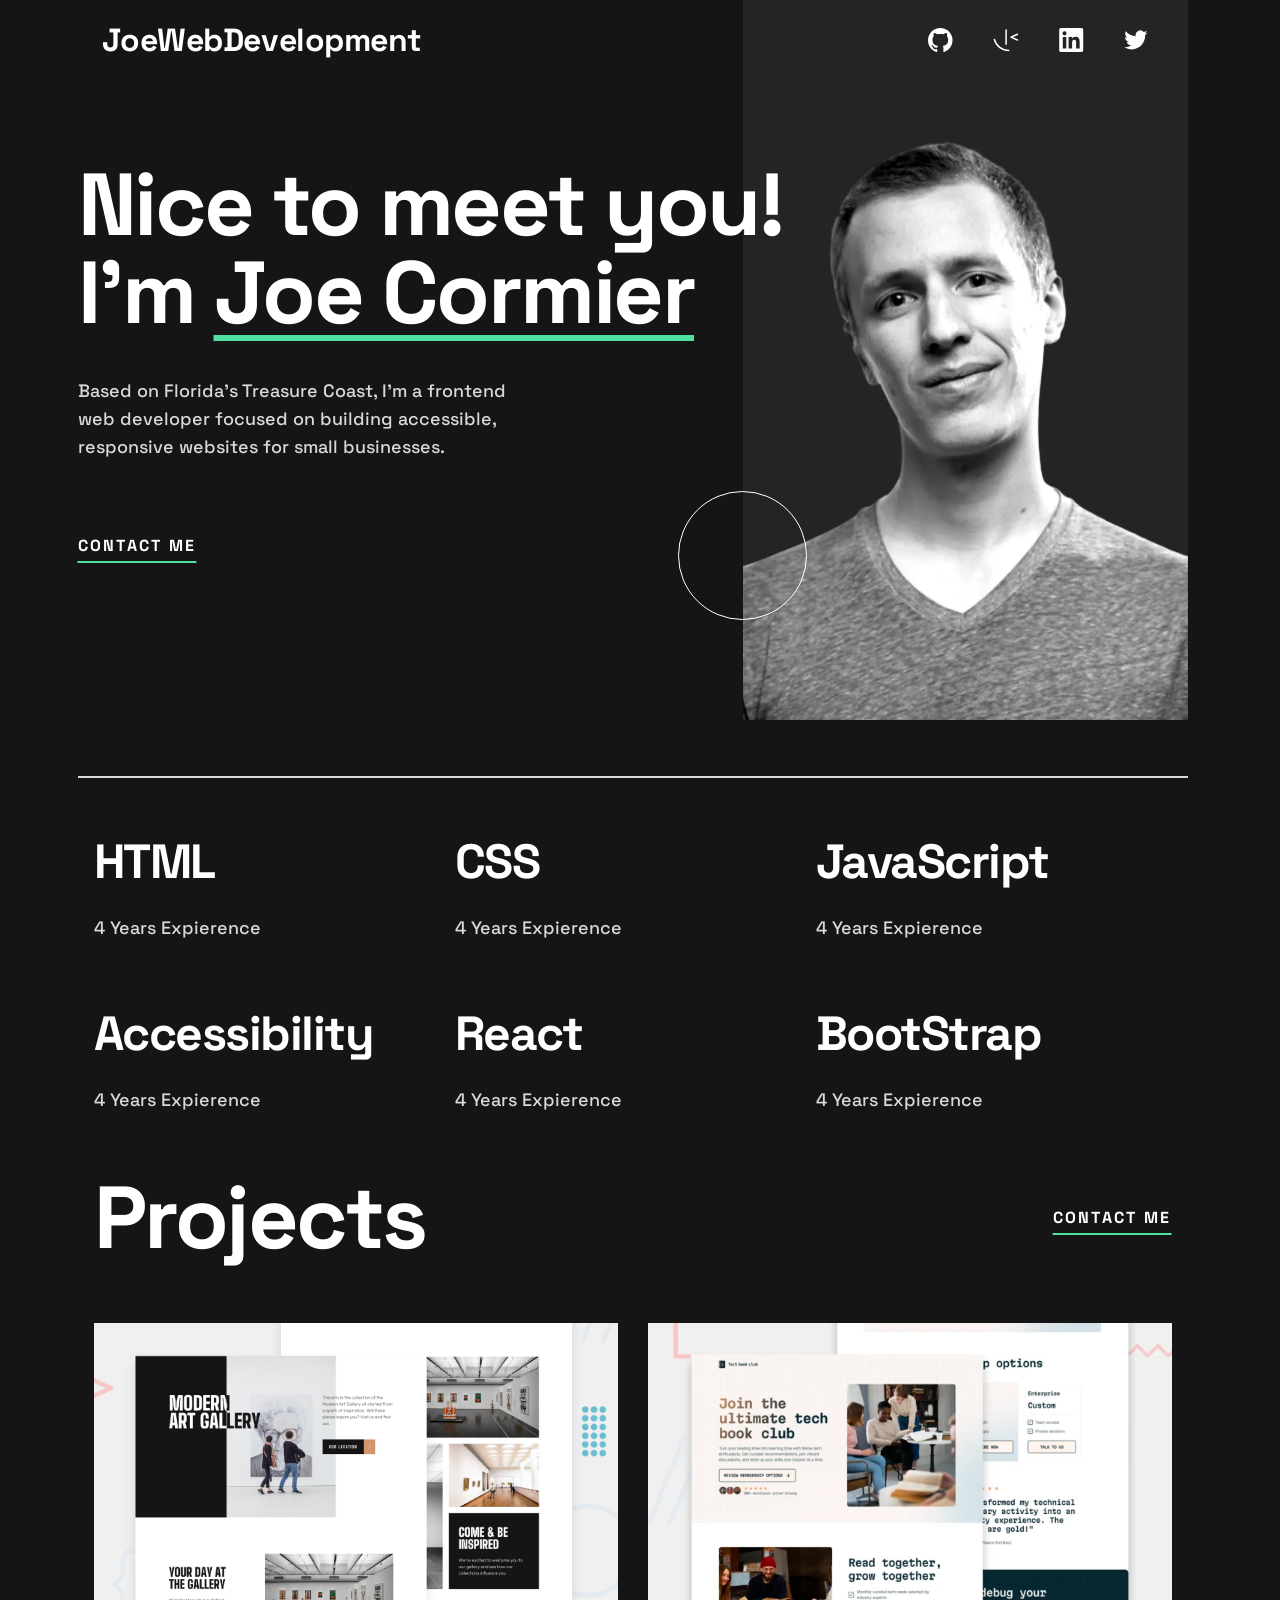
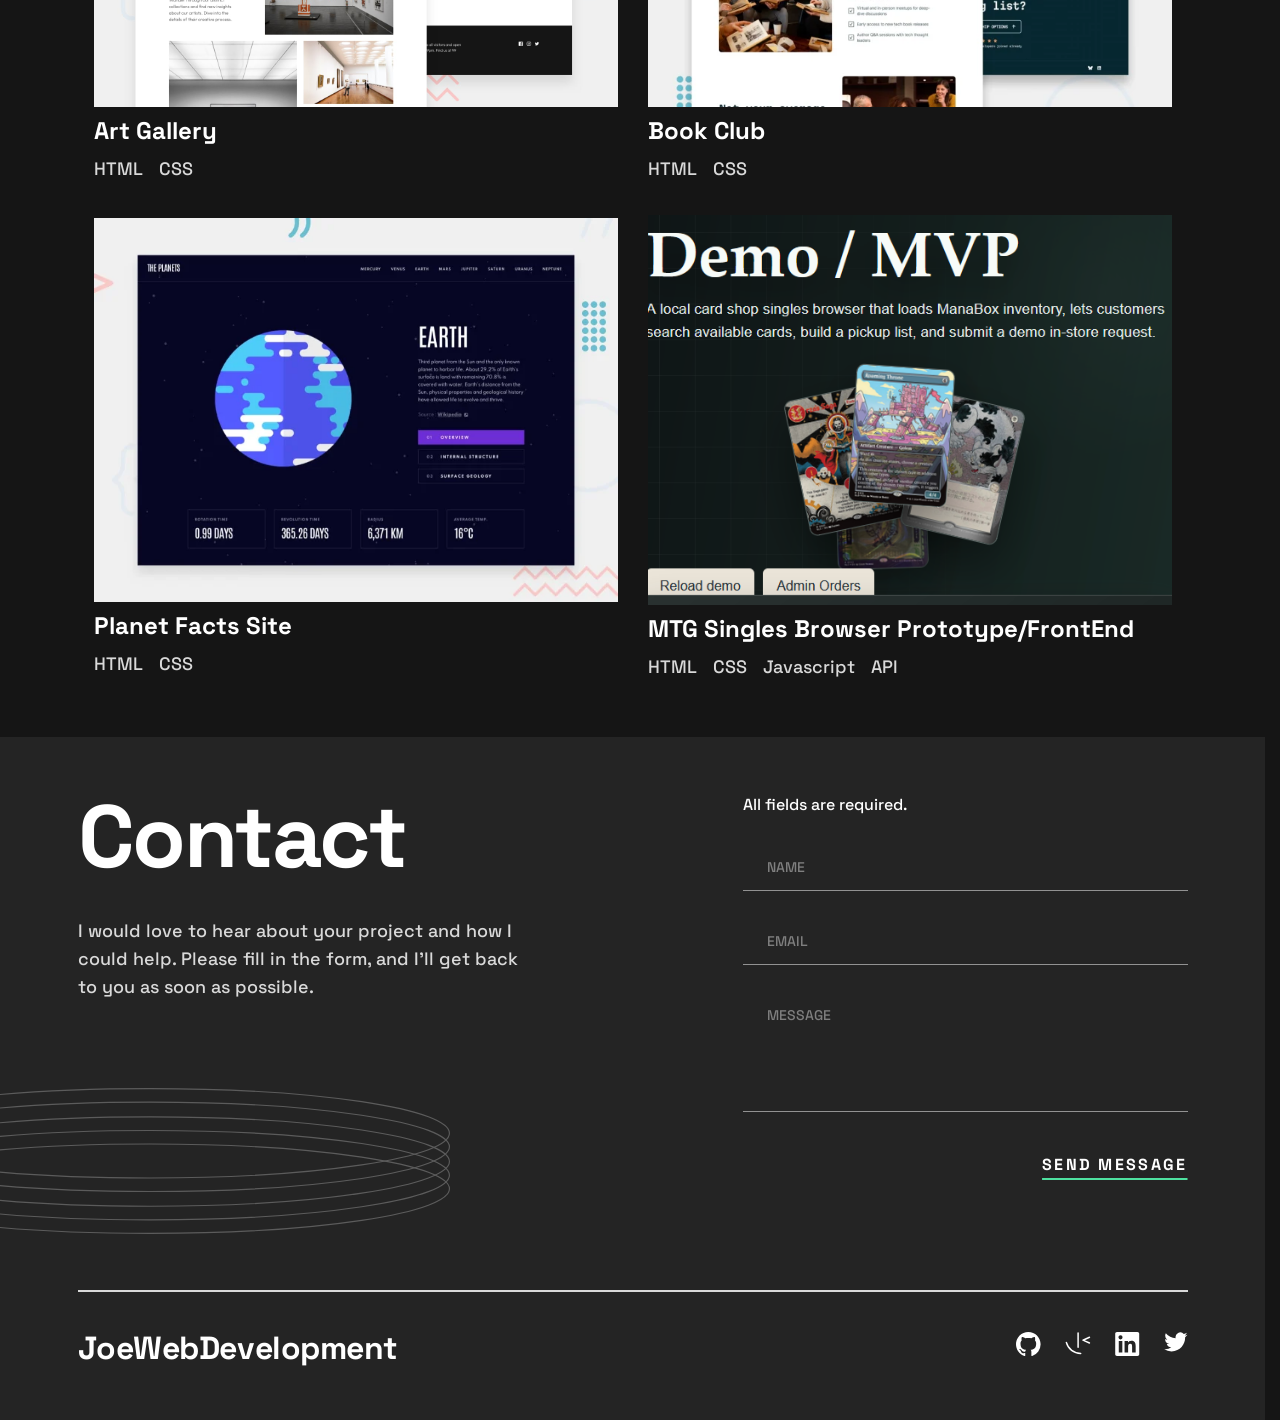
<file: index.html>
<!DOCTYPE html>
<html lang="en">
<head>
  <meta charset="UTF-8">
  <meta name="viewport" content="width=device-width, initial-scale=1.0">

  <link rel="icon" type="image/png" sizes="32x32" href="./assets/images/favicon-32x32.png">
  <link rel="stylesheet" href="style.css">
  
  <title>JoeWebDevelopment| Frontend Web Developer On The Treasure Coast</title>
</head>
<body>
<header>
  <div class="header-container">

    <nav class="primary-nav">
      <p class="name">
        JoeWebDevelopment
      </p>

      <ul class="social-links-header">
        <li><a href="" class="github-link" aria-label="github">
          <svg xmlns="http://www.w3.org/2000/svg" width="25" height="24" aria-hidden="true"><path fill="#FFF" fill-rule="evenodd" d="M12.304 0C5.506 0 0 5.506 0 12.304c0 5.444 3.522 10.042 8.413 11.672.615.108.845-.261.845-.584 0-.292-.015-1.261-.015-2.291-3.091.569-3.891-.754-4.137-1.446-.138-.354-.738-1.446-1.261-1.738-.43-.23-1.046-.8-.016-.815.97-.015 1.661.892 1.892 1.261 1.107 1.86 2.876 1.338 3.584 1.015.107-.8.43-1.338.784-1.646-2.738-.307-5.598-1.368-5.598-6.074 0-1.338.477-2.446 1.26-3.307-.122-.308-.553-1.569.124-3.26 0 0 1.03-.323 3.383 1.26.985-.276 2.03-.415 3.076-.415 1.046 0 2.092.139 3.076.416 2.353-1.6 3.384-1.261 3.384-1.261.676 1.691.246 2.952.123 3.26.784.861 1.26 1.953 1.26 3.307 0 4.721-2.875 5.767-5.613 6.074.446.385.83 1.123.83 2.277 0 1.645-.015 2.968-.015 3.383 0 .323.231.708.846.584a12.324 12.324 0 0 0 8.382-11.672C24.607 5.506 19.101 0 12.304 0Z"/>
          </svg>
        </a></li>
        <li><a href="" class="fontendmentor-link" aria-label="frontendmentor">
          <svg xmlns="http://www.w3.org/2000/svg" width="26" height="23" aria-hidden="true"><path fill="#FFF" d="M13.084.23a.751.751 0 0 0-.736.75v14.267a.75.75 0 1 0 1.5 0V.98a.75.75 0 0 0-.763-.75ZM24.44 4.504a.752.752 0 0 0-.284.064l-6.44 2.875a.752.752 0 0 0 0 1.37l6.44 2.884a.75.75 0 0 0 .612-1.369L19.861 8.13l4.907-2.191a.753.753 0 0 0 .38-.99.752.752 0 0 0-.708-.444ZM1.371 9.663a.752.752 0 0 0-.74.938C2.41 17.447 8.603 22.23 15.685 22.23a.75.75 0 1 0 0-1.501A14.053 14.053 0 0 1 2.083 10.225a.75.75 0 0 0-.712-.561v-.001Z"/></svg>
        </a></li>
        <li><a href="" class="linkedIn" aria-label="Linkedin">
          <svg xmlns="http://www.w3.org/2000/svg" width="25" height="24" aria-hidden="true"><path fill="#FFF" fill-rule="evenodd" d="M5.551 3.304c-1.14 0-2.067.926-2.067 2.064 0 1.14.928 2.066 2.067 2.066a2.066 2.066 0 0 0 0-4.13ZM3.767 8.998v11.453h3.562L7.33 8.998H3.767Zm5.798 0V20.45l3.554.002.002-5.668c0-1.454.253-2.941 2.132-2.941 1.851 0 1.851 1.755 1.851 3.036v5.571l3.559-.001v-6.28c0-2.834-.517-5.457-4.27-5.457-1.763 0-2.916.997-3.368 1.85h-.05V8.997h-3.41ZM22.435 24H1.982c-.976 0-1.77-.777-1.77-1.732V1.731C.212.776 1.006 0 1.982 0h20.453c.98 0 1.777.776 1.777 1.73v20.538c0 .955-.797 1.732-1.777 1.732Z"/></svg>
        </a></li>
        <li><a href="" class="bluesky" aria-label="bluesky">
          <svg xmlns="http://www.w3.org/2000/svg" width="24" height="20" aria-hidden="true"><path fill="#FFF" d="M23.492 2.705a9.563 9.563 0 0 1-2.742.751 4.788 4.788 0 0 0 2.1-2.643 9.536 9.536 0 0 1-3.033 1.159 4.778 4.778 0 0 0-8.14 4.357 13.564 13.564 0 0 1-9.844-4.99 4.774 4.774 0 0 0-.646 2.4 4.778 4.778 0 0 0 2.124 3.977 4.765 4.765 0 0 1-2.163-.598v.061a4.778 4.778 0 0 0 3.832 4.684 4.812 4.812 0 0 1-2.158.082 4.78 4.78 0 0 0 4.462 3.316 9.584 9.584 0 0 1-5.932 2.045c-.38 0-.762-.022-1.14-.067a13.508 13.508 0 0 0 7.32 2.146c8.787 0 13.59-7.277 13.59-13.589 0-.205-.004-.412-.013-.617a9.71 9.71 0 0 0 2.381-2.471l.002-.003Z"/></svg>
        </a></li>
        <li>
          <a href="" class="">

        </a>
      </li>
      </ul>
    </nav>
    <section class="hero">
      <div class="hero-container">
          <div class="hero-two-column">
            <div class="hero-content-text">
              <div class="hero-content">
                 <h1 class="hero-heading">
                Nice to meet you! I'm <span class="hero-name underline">
                  Joe Cormier<!-- Fix name later to your name Reminder!! -->
                </span>
                
              </h1>
              <p class="hero-text">
                Based on Florida’s Treasure Coast, I’m a frontend web developer focused on building accessible, responsive websites for small businesses.
              </p>
              </div>
             

              <a href="#contact-section" class="contact-link">
                Contact Me
              </a>
            </div>
            <div class="hero-img-container">
              <img src="assets/images/image-profile-desktop.webp" alt="" class="hero-img">
            </div>
          </div>        
      </div>
    </section>
  </div>
</header>

<main>
  <hr>
  <section class="skills">
    <div class="skills-grid-container">
        <div class="skills-grid">
          <div class="skill-card">
            <h2 class="skill-heading">HTML</h2>
            <p class="yoe">
              4 Years Expierence
            </p>
          </div>
          <div class="skill-card">
            <h2 class="skill-heading">CSS</h2>
            <p class="yoe">
              4 Years Expierence
            </p>
          </div>
          <div class="skill-card">
            <h2 class="skill-heading">JavaScript</h2>
            <p class="yoe">
              4 Years Expierence
            </p>
          </div>
          <div class="skill-card">
            <h2 class="skill-heading">Accessibility</h2>
            <p class="yoe">
              4 Years Expierence
            </p>
          </div>
          <div class="skill-card">
            <h2 class="skill-heading">React</h2>
            <p class="yoe">
              4 Years Expierence
            </p>
          </div>
          <div class="skill-card">
            <h2 class="skill-heading">BootStrap</h2>
            <p class="yoe">
              4 Years Expierence
            </p>
          </div>
          
        </div>
    </div>
  </section>

  <section class="projects">
    <header class="projects-header">
      <div class="projects-header-container">
          <h2 class="projects-heading">
            Projects
          </h2>
          <a href="#contact-section" class="contact-link">Contact Me</a>
      </div>
      
    </header>
    <div class="projects-container">
        <div class="projects-grid">
          <article class="project-card">
            <div class="project-img-container">
              <img src="assets/images/previewArtGallery.jpg" alt="" class="project-img">
              <div class="overlay">
                <a href="https://lustrous-mandazi-998783.netlify.app/" class="project-link">View Project</a><a href="https://github.com/JoeWebDevelopment/art-gallery-website" class="project-link">
              View Code
            </a>
              </div>
            </div>
            <h3 class="card-heading">
              Art Gallery
            </h3>
            <p class="tag-group"><span class="tag">HTML</span><span class="tag">CSS</span></p>
            <div class="project-links-mobile-tablet"> <a href="https://lustrous-mandazi-998783.netlify.app/" class="project-link">View Project</a><a href="https://github.com/JoeWebDevelopment/art-gallery-website" class="project-link">
              View Code
            </a
            </div>
          </article>
           <article class="project-card">
            <div class="project-img-container">
              <img src="assets/images/BookClubPreviewFinal2.webp" alt="" class="project-img">
              <div class="overlay">
                <a href="https://darling-valkyrie-a5b896.netlify.app/" class="project-link">View Project</a><a href="https://github.com/JoeWebDevelopment/TechBookClub" class="project-link">
              View Code
            </a>
              </div>
            </div>
            <h3 class="card-heading">
              Book Club
            </h3>
            <p class="tag-group"><span class="tag">HTML</span><span class="tag">CSS</span></p>
           <div class="project-links-mobile-tablet"> <a href="https://darling-valkyrie-a5b896.netlify.app/" class="project-link">View Project</a><a href="https://github.com/JoeWebDevelopment/TechBookClub" class="project-link">
              View Code
            </a></div>
          </article>
           <article class="project-card">
            <div class="project-img-container">
              <img src="assets/images/PlanetsSite.webp" alt="" class="project-img">
              <div class="overlay">
                <a href="https://jovial-entremet-65e237.netlify.app/" class="project-link">View Project</a><a href="https://github.com/JoeWebDevelopment/planets-fact-site" class="project-link">
              View Code
            </a>
              </div>
            </div>
            <h3 class="card-heading">
              Planet Facts Site
            </h3>
            <p class="tag-group"><span class="tag">HTML</span><span class="tag">CSS</span></p>
            <div class="project-links-mobile-tablet"><a href="https://jovial-entremet-65e237.netlify.app/" class="project-link">View Project</a><a href="https://github.com/JoeWebDevelopment/planets-fact-site" class="project-link">
              View Code
            </a></div>
          </article>
           <article class="project-card">
            <div class="project-img-container">
              <img src="assets/images/Demo.png" alt="" class="project-img">
              <div class="overlay">
                <a href="https://mtgsinglesjoewebdevdemo.netlify.app/" class="project-link">View Project</a><a href="https://github.com/JoeWebDevelopment/ManaBox---Scryfall-App" class="project-link">
              View Code
            </a>
              </div>
            </div>
            <h3 class="card-heading">
             MTG Singles Browser Prototype/FrontEnd
            </h3>
            <p class="tag-group"><span class="tag">HTML</span><span class="tag">CSS</span><span class="tag">Javascript</span><span class="tag">API</span></p>
            <div class="project-links-mobile-tablet"><a href="https://mtgsinglesjoewebdevdemo.netlify.app/" class="project-link">View Project</a><a href="https://github.com/JoeWebDevelopment/ManaBox---Scryfall-App" class="project-link">
              View Code
            </a></div>
            
          </article>
          
        </div>
      </div>
  </section>
  <section class="contact-form-section" id="contact-section">
    <div class="form-container">
      <div class="contact-text-container">
        <h2 class="contact-heading">Contact</h2>
      <p class="contact-text">
        I would love to hear about your project and how I could help. Please fill in the form, and I’ll get back to you as soon as possible.
      </p>    
      </div>
    
      <form name="contact" method="POST" action="/thank-you" data-netlify="true" netlify-honeypot="bot-field" class="contact">
        <input type="hidden" name="form-name" value="contact">
        <input type="hidden" name="subject" value="New portfolio contact — JoeWebDevelopment">
        <p hidden><label>Leave this empty: <input name="bot-field" autocomplete="off"></label></p>
        <p>All fields are required.</p>
        <label for="name" > <span class="visually-hidden">Name</span>
          <input type="text" name="name" id="name" required placeholder="Name">
        </label>
        <label for="email" >
           <span class="visually-hidden">Email</span>
          <input type="email" name="email" id="email" required  placeholder="Email">
        </label>
        <label for="message" >
          <span class="visually-hidden">Message</span>
            
          <textarea name="message" id="message" class="message" required  placeholder="Message"></textarea>
        </label>
        

          <button type="submit">Send Message</button>
      </form>
    </div>
  </section>
</main>

<footer>
  <hr>
    <div class="footer-container">
      <p class="name">JoeWebDevelopment</p>
      <ul class="social-links-footer">
        <li><a href="" class="github-link" aria-label="Github">
          <svg xmlns="http://www.w3.org/2000/svg" width="25" height="24" aria-hidden="true"><path fill="#FFF" fill-rule="evenodd" d="M12.304 0C5.506 0 0 5.506 0 12.304c0 5.444 3.522 10.042 8.413 11.672.615.108.845-.261.845-.584 0-.292-.015-1.261-.015-2.291-3.091.569-3.891-.754-4.137-1.446-.138-.354-.738-1.446-1.261-1.738-.43-.23-1.046-.8-.016-.815.97-.015 1.661.892 1.892 1.261 1.107 1.86 2.876 1.338 3.584 1.015.107-.8.43-1.338.784-1.646-2.738-.307-5.598-1.368-5.598-6.074 0-1.338.477-2.446 1.26-3.307-.122-.308-.553-1.569.124-3.26 0 0 1.03-.323 3.383 1.26.985-.276 2.03-.415 3.076-.415 1.046 0 2.092.139 3.076.416 2.353-1.6 3.384-1.261 3.384-1.261.676 1.691.246 2.952.123 3.26.784.861 1.26 1.953 1.26 3.307 0 4.721-2.875 5.767-5.613 6.074.446.385.83 1.123.83 2.277 0 1.645-.015 2.968-.015 3.383 0 .323.231.708.846.584a12.324 12.324 0 0 0 8.382-11.672C24.607 5.506 19.101 0 12.304 0Z"/>
          </svg>
        </a></li>
        <li><a href="" class="fontendmentor-link" aria-label="FrontendMentor">
          <svg xmlns="http://www.w3.org/2000/svg" width="26" height="23" aria-hidden="true"><path fill="#FFF" d="M13.084.23a.751.751 0 0 0-.736.75v14.267a.75.75 0 1 0 1.5 0V.98a.75.75 0 0 0-.763-.75ZM24.44 4.504a.752.752 0 0 0-.284.064l-6.44 2.875a.752.752 0 0 0 0 1.37l6.44 2.884a.75.75 0 0 0 .612-1.369L19.861 8.13l4.907-2.191a.753.753 0 0 0 .38-.99.752.752 0 0 0-.708-.444ZM1.371 9.663a.752.752 0 0 0-.74.938C2.41 17.447 8.603 22.23 15.685 22.23a.75.75 0 1 0 0-1.501A14.053 14.053 0 0 1 2.083 10.225a.75.75 0 0 0-.712-.561v-.001Z"/></svg>
        </a></li>
        <li><a href="" class="linkedIn" aria-label="Linkedin">
          <svg xmlns="http://www.w3.org/2000/svg" width="25" height="24" aria-hidden="true"><path fill="#FFF" fill-rule="evenodd" d="M5.551 3.304c-1.14 0-2.067.926-2.067 2.064 0 1.14.928 2.066 2.067 2.066a2.066 2.066 0 0 0 0-4.13ZM3.767 8.998v11.453h3.562L7.33 8.998H3.767Zm5.798 0V20.45l3.554.002.002-5.668c0-1.454.253-2.941 2.132-2.941 1.851 0 1.851 1.755 1.851 3.036v5.571l3.559-.001v-6.28c0-2.834-.517-5.457-4.27-5.457-1.763 0-2.916.997-3.368 1.85h-.05V8.997h-3.41ZM22.435 24H1.982c-.976 0-1.77-.777-1.77-1.732V1.731C.212.776 1.006 0 1.982 0h20.453c.98 0 1.777.776 1.777 1.73v20.538c0 .955-.797 1.732-1.777 1.732Z"/></svg>
        </a></li>
        <li><a href="" class="bluesky" aria-label="Bluesky">
          <svg xmlns="http://www.w3.org/2000/svg" width="24" height="20" aria-hidden="true"><path fill="#FFF" d="M23.492 2.705a9.563 9.563 0 0 1-2.742.751 4.788 4.788 0 0 0 2.1-2.643 9.536 9.536 0 0 1-3.033 1.159 4.778 4.778 0 0 0-8.14 4.357 13.564 13.564 0 0 1-9.844-4.99 4.774 4.774 0 0 0-.646 2.4 4.778 4.778 0 0 0 2.124 3.977 4.765 4.765 0 0 1-2.163-.598v.061a4.778 4.778 0 0 0 3.832 4.684 4.812 4.812 0 0 1-2.158.082 4.78 4.78 0 0 0 4.462 3.316 9.584 9.584 0 0 1-5.932 2.045c-.38 0-.762-.022-1.14-.067a13.508 13.508 0 0 0 7.32 2.146c8.787 0 13.59-7.277 13.59-13.589 0-.205-.004-.412-.013-.617a9.71 9.71 0 0 0 2.381-2.471l.002-.003Z"/></svg>
        </a></li>
        </ul>
      
    </div>
    
  

</footer>



<!-- 
  adamkeyes

  Nice to meet you! I'm Adam Keyes.

  Based in the UK, I'm a front-end developer passionate about 
  building accessible web apps that users love.

  Contact me

  HTML
  4 Years Experience

  CSS
  4 Years Experience

  JavaScript
  4 Years Experience

  Accessibility
  4 Years Experience

  React
  3 Years Experience

  Sass
  3 Years Experience

  Projects

  Contact me

  Design portfolio
  HTML CSS
  View project
  View code

  E-learning landing page
  HTML CSS
  View project
  View code

  Todo web app
  HTML CSS JavaScript
  View project
  View code

  Entertainment web app
  HTML CSS JavaScript
  View project
  View code

  Memory Game
  HTML CSS JavaScript
  View project
  View code

  Art gallery showcase
  HTML CSS JavaScript
  View project
  View code

  Contact

  I would love to hear about your project and how I could help. Please 
  fill in the form, and I’ll get back to you as soon as possible.

  Name
  Email
  Message

  Send message

  adamkeyes -->

</body>
</html>
</file>
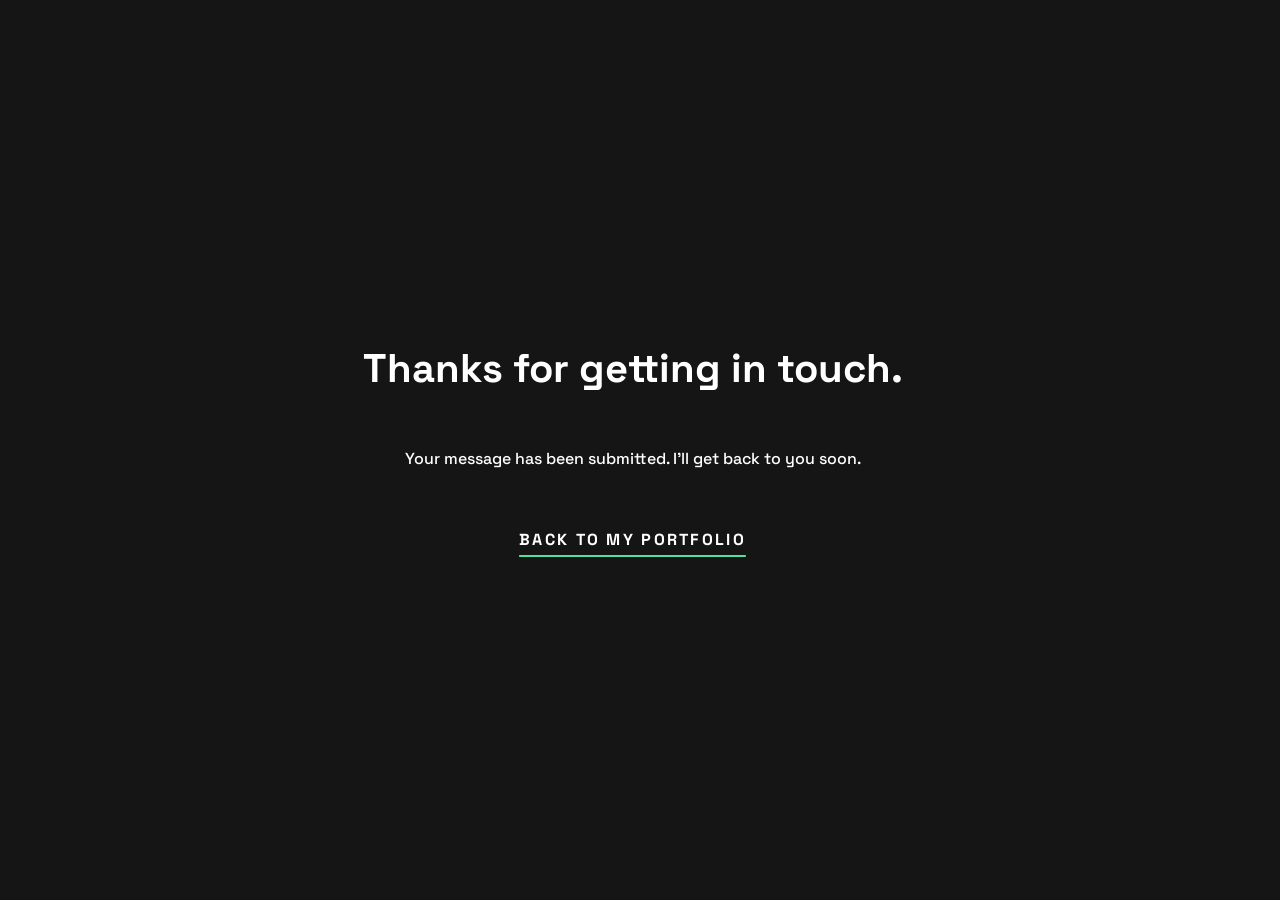
<file: thank-you.html>
<!DOCTYPE html>
<html lang="en">
<head>
  <meta charset="UTF-8">
  <meta name="viewport" content="width=device-width, initial-scale=1.0">
  <title>Message received | JoeWebDevelopment</title>
  <link rel="stylesheet" href="/style.css">
</head>
<body>
  <main style="min-height: 100vh; padding: 2rem; text-align: center; justify-content: center;">
    <h1 style="font-size: 2.5rem; font-weight: 700;">Thanks for getting in touch.</h1>
    <p>Your message has been submitted. I’ll get back to you soon.</p>
    <a href="/" class="contact-link">Back to my portfolio</a>
  </main>
</body>
</html>
</file>
<file: style.css>
@font-face {
  font-family: "Space Grotesk";
  src: url("/assets/fonts/SpaceGrotesk-VariableFont_wght.ttf") format("truetype");
  font-weight: 500 700;
  font-style: normal;
  font-display: swap;
}

@layer customAttributes{
:root{
    /* Colors */
    --clr-black: #151515;
    --clr-teal: #4EE1A0;
    --clr-lightBlack: #242424;
    --clr-grey: #d9d9d9;
    --clr-white: #FFFFFF;


    /* Typography */
    --ff--main: 'Space Grotesk', sans-serif;

    /*  */
}

@layer reset{
    /* Padding and borders should not change an element's declared size. */
*, *::before, *::after {
  box-sizing: border-box;
}

/* Browser margin/padding defaults vary wildly across elements and vendors.
   Start from zero - handle spacing intentionally via the design system. */
* {
  margin: 0;
  padding: 0;
}

/* Prevents flex/grid children from overflowing their container.
   The default min-width: auto on flex and grid children causes overflow bugs
   that are notoriously confusing to debug. */
* {
  min-width: 0;
}

/* Hidden means hidden: !important is warranted here. */
[hidden] {
  display: none !important;
}

/* Allows CSS transitions to/from intrinsic keyword sizes (auto, min-content, etc.).
   Only meaningful for users who haven't requested reduced motion. */
@media (prefers-reduced-motion: no-preference) {
  html {
    interpolate-size: allow-keywords;
  }
}

/* Prevent adjustments of font size after orientation changes in iOS. */
html {
  -webkit-text-size-adjust: 100%; /* Safari, iOS Safari */
  text-size-adjust: 100%;         /* Chrome, Edge, Firefox Android */
}

/* Ensures the page occupies at least the full viewport.
   dvh accounts for mobile browser UI (address bar, navigation)
   and overrides the vh fallback in browsers that support it. */
body {
  min-height: 100vh;
  min-height: 100svh;
}

/* Reserves space for the scrollbar, when the scrollbar is not showing.
   Prevents flicker when changes on the page cause the scrollbar to toggle. */
html {
  scrollbar-gutter: stable;
}

/* Scroll events captured by the scrolling area you're pointing at, by default. */
html {
  overscroll-behavior: contain;
}

/* Antialiased rendering looks better on high-DPI (retina) screens.
   On lower-DPI displays, subpixel antialiasing (the default) can be
   sharper, so this is slightly lossy on older monitors.
   Enable kerning and ligatures at small font-sizes by default. */
body {
  -webkit-font-smoothing: antialiased;
  -moz-osx-font-smoothing: grayscale;
  font-smooth: always;
  text-rendering: optimizeLegibility;
}

/* A unitless line-height avoids inheritance math issues.
   The smaller default line-height for h-elements avoids excessive
   line-height when your design system (likely) applies larger fonts.
   WCAG recommends at least 1.5 for body copy. */
body {
  line-height: 1.5;
}
h1, h2, h3, h4, h5, h6 {
  line-height: 1.1;
}

/* Prevents long URLs or unbreakable strings from blowing out their container. */
p, h1, h2, h3, h4, h5, h6 {
  overflow-wrap: break-word;
}

/* Smarter line-breaking:
   'pretty' avoids widows (lone words on the last line of a paragraph).
   'balance' distributes heading text more evenly across lines. 
   Harmless in browsers that don't support them. */
p {
  text-wrap: pretty;
}
h1, h2, h3, h4, h5, h6 {
  text-wrap: balance;
}

/* Headings carry semantic meaning, not visual weight.
   h1–h6 sizing and boldness should come from your design system. */
h1, h2, h3, h4, h5, h6 {
  font-size: inherit;
  font-weight: inherit;
}

/* Inline embedded content has a gap at the bottom caused by baseline alignment.
   Block display removes it; max-width prevents overflow.
   height: auto preserves aspect ratio when max-width constrains the width. */
img, picture, video, canvas, svg, embed, iframe, object, audio {
  display: block;
  max-width: 100%;
  height: auto;
}

/* Exemption for SVG icons (Heroicons/Lucide/Phosphor, etc.) with explicit sizes:
   these should not be constrained. */
svg[width][height] {
  max-width: revert;
}

/* Strips visual chrome from buttons so they can be styled from scratch. */
button {
  background: none;
  border: none;
}

/* Form elements use OS-level fonts and ignore font inheritance by default. */
input, button, textarea, select {
  font: inherit;
}

/* Strips OS-level native styling from interactive elements.
   Leaves border and background intact, providing accessibility by default.
   Visual styling should be handled by the design system. */
input, button, textarea, select {
  -webkit-appearance: none;
  appearance: none;
}

/* Anything interactive should signal clickability.
   'button' attribute targets [type="button"], [type="submit"], etc. */
button,
[role="button"],
label,
summary,
select {
  cursor: pointer;
}

/* Inherit color by default so links don't always appear in browser-default blue.
   Text-decoration is intentionally left as underlined for accessibility. */
a {
  color: inherit;
}

/* Removes bullets/numbers.
   list markers should be an explicit choice, not a default. */
ul, ol {
  list-style: none;
}

/* Tables default to separated borders with spacing between cells.
   For any custom table design, you'll want to collapse the borders. */
table {
  border-collapse: collapse;
}

/* Browsers apply bold to <th> elements.
   Boldness in tables should be controlled by your design system. */
th {
  font-weight: inherit;
}

/* Fieldsets have a surprise border and padding that most UIs don't want. */
fieldset {
  border: none;
  padding: 0;
}

/* More of a normalization, but these are inconsistently styled in some browsers. */
sub,
sup {
  font-size: 75%;
  line-height: 0;
  position: relative;
  vertical-align: baseline;
}
sub { bottom: -0.25em; }
sup { top: -0.5em; }

/* Ensures monospace elements render at the same size as surrounding text. */
pre, code, kbd, samp {
  font-family: monospace;
  font-size: inherit;
}

/* Browser-generated quotation marks are rarely wanted in a design system. */
blockquote,
q {
  quotes: none;
}
blockquote::before,
blockquote::after,
q::before,
q::after {
  content: none;
}

/* Creates an explicit stacking context on the app root.
   Prevents z-index bleed from portals, modals, or tooltips
   from leaking out unexpectedly. */
#root {
  isolation: isolate;
}
}


}
    *, *::after, *::before{
        box-sizing: border-box;
        margin: 0;
        padding: 0;
    }

body{
    background-color: var(--clr-black);
    font-family: var(--ff--main);
    color: var(--clr-white);
    width: 100%;
}

.name{
    color: var(--clr-white);
}

.social-links-header{
    display: flex;
    flex-direction: row;
    list-style-type: none;
    gap: 2.5rem;
    justify-content: center;
    align-items: center;
    


}

.hero-img{
    width: 100%;
    max-width: 445px;

}

header{
    width: 100%;
    display: flex;
    flex-direction: column;
    align-items: center;
    justify-content: center;
}

.header-container{
    width: 100%;
    max-width: 1110px;
    display: flex;
    flex-direction: column;
    align-items: center;
    justify-content: center;
    position: relative;
}

.primary-nav{
    width: 100%;
    display: flex;
    justify-content: space-between;
    align-items: center;
    position: absolute;
    max-width: 1110px;
    top: 0;
    z-index: 2;
    padding-block-start: 1.5rem;
    padding-inline-start: 1.5rem;
}

.hero{
    width: 100%;   

}

.hero-img-container{
    position: relative;
    z-index: -2;

}

.hero-img-container::before{
    content: "";
    height: 129px;
    width: 129px;
    background-image: url("assets/images/pattern-circle.svg");
    position: absolute;
    background-repeat: no-repeat;
    left: -65px;
    bottom: 100px;
}

.hero-two-column{
    display: flex;
    flex-direction: row;
    justify-content: flex-end;
    align-items: flex-start;
    width: 100%;
    max-width: 1110px;
    position: relative;
    padding-inline-start: 1.5rem;
}

.hero-content-text{
    justify-self: center;
    align-self: center;
    position: absolute;
    display: flex;
    flex-direction: column;
    gap: 4.5rem;
    align-items: flex-start;
}

.hero-heading{
     font-family: var(--ff--main);
    font-size: 5.5rem;
    font-weight: 700;
    line-height: 5.5rem;
    letter-spacing: -0.15625rem;
}

.hero-content{
    display: flex;
    flex-direction: column;
    gap: 2.5rem;
}

.hero-text{
    font-family: "Space Grotesk";
font-size: 18px;
font-style: normal;
font-weight: 500;
line-height: 28px;
color: var(--clr-grey);
max-width: 445px;
}

.contact-link{
font-size: 16px;
font-style: normal;
font-weight: 700;
line-height: 26px; /* 162.5% */
letter-spacing: 2.286px;
text-decoration: 2px underline var(--clr-teal);
text-underline-offset: 10px;
text-transform: uppercase;

}

.project-link{
  text-transform: uppercase;
}

.underline{
    text-decoration: 6px underline var(--clr-teal);
    text-underline-offset: 12px;

}

main{
    display: flex;
    flex-direction: column;
    gap: 3.5rem;
    padding-top: 3.5rem;
    justify-content: center;
    align-items: center;
}

hr{
    border: 1px solid var(--clr-grey);
    width: 100%;
    background-color: var(--clr-grey);
    color: var(--clr-grey);
    max-width: 1110px;
}

.skills{
    display: flex;
    flex-direction: column;
    align-items: center;
    width: 100%;
}

.skills-grid-container{
    display: flex;
    width: 100%;
    max-width: 1110px;
    padding-inline: 1rem;
}

.skills-grid{
    display: flex;
    flex-direction: row;
    justify-content: space-between;
    align-items: flex-start;
    flex-wrap: wrap;
    width: 100%;
    row-gap: 4rem;


}
.skill-card{
    flex-basis: 33%;
    width: 100%;
    gap: 1.5rem;
    display: flex;
    flex-direction: column;
    align-items: flex-start;
    justify-content: flex-start;
}

.skill-heading{
font-family: "Space Grotesk";
font-size: 48px;
font-style: normal;
font-weight: 700;
line-height: 56px; /* 116.667% */
letter-spacing: -1.5px;
}

.yoe{
    color: var(--clr-grey);
    font-family: "Space Grotesk";
font-size: 18px;
font-style: normal;
font-weight: 500;
line-height: 28px;
}

.projects{
    display: flex;
    flex-direction: column;
    width: 100%;
    justify-content: flex-start;
    justify-content: center;
    align-items: center;
    gap: 3.5rem;
}




.card-heading{
  font-size: 24px;
font-style: normal;
font-weight: 700;
line-height: 32px;
}

.projects-header{
    width: 100%;
    max-width: 1110px;
    justify-content: flex-start;
    align-items: flex-start;
}

.projects-header-container{
    display: flex;
    flex-direction: row;
    justify-content: space-between;
    width: 100%;
    align-items: center;
}

.projects-header{
  font-size: 5.5rem;
font-style: normal;
font-weight: 700;
line-height: 5.5rem; /* 100% */
letter-spacing: -0.15625rem;
padding-inline: 1rem;
}

.projects-container{
  width: 100%;
  max-width: 1110px;
  display: flex;
  padding-inline: 1rem;
}

.projects-grid{
  display: flex;
  flex-direction: row;
  flex-wrap: wrap;
  justify-content: center;
  align-items: center;
  width: 100%;
  column-gap: 30px;
  row-gap: 2rem;
}

.project-card{
  flex-basis: calc((100% - 30px) / 2);
  display: flex;
  flex-direction: column;
  gap: .5rem;
}

.tag-group{
  display: flex;
  flex-direction: row;
  gap: 1rem;
  font-size: 1.125rem;
  font-style: normal;
  font-weight: 500;
  line-height: 1.75rem;  
}

.project-img-container{
  position: relative;
}

.overlay{
  position: absolute;
  top: 0;
  width: 100%;
  height: 100%;
  background-color: black;
  flex-direction: column;
  align-items: center;
  justify-content: center;
  gap: 1.25rem;
  display: flex;
  opacity: 0;

}

.project-link{
  text-decoration: 2px underline var(--clr-teal);
  text-underline-offset: 5px;
  font-size: 1rem;
font-style: normal;
font-weight: 700;
line-height: 1.625rem; /* 162.5% */
letter-spacing: 0.14288rem;

}

.project-img-container:hover .overlay, .project-img-container:focus-within .overlay{
  opacity: 1;
  background-color: rgb(0 0 0 / 80%);
}

.project-link:hover{
  color: var(--clr-teal);
}

.tag{
  font-size: 1.125rem;
font-style: normal;
font-weight: 500;
line-height: 1.75rem;
color: var(--clr-grey);
}

.project-links-mobile-tablet{
  display: none;
}

.contact-form-section{
  background-color: var(--clr-lightBlack);
  width: 100%;
  display: flex;
  flex-direction: column;
  align-items: center;
  justify-content: center;
  padding-block: 3.5rem;
  background-image: url('assets/images/pattern-rings.svg');
  background-repeat: no-repeat;
  background-position: bottom left -150px;
  background-size: 600px;
  padding-inline: 1.5rem;
}

.form-container{
  display: flex;
  flex-direction: row;
  justify-content: space-between;
  align-items: flex-start;
  width: 100%;
  max-width: 1110px;
}

.contact-text-container{
  display: flex;
  flex-direction: column;
  width: 100%;
  max-width: 445px;
  gap: 2.25rem;
}

.contact-heading{
  font-size: 88px;
font-style: normal;
font-weight: 700;
line-height: 88px; /* 100% */
letter-spacing: -2.5px;
}
.contact-text{
  font-size: 18px;
font-style: normal;
font-weight: 500;
line-height: 28px;
color: var(--clr-grey);
}

form{
  display: flex;
  flex-direction: column;
  justify-content: flex-start;
  align-items: flex-start;
  gap: 2.5rem;
  width: 100%;
  max-width: 445px;
}

label{
  display: flex;
  flex-direction: column;
  gap: 1.25rem;
  width: 100%;
  
}

input{
  border: none;
  background-color: transparent;
  border-bottom: 1px solid rgba(255, 255, 255, 0.5);
  padding: 0 0 .75rem 0;
  font-size: 0.875rem;
  color: var(--clr-grey);
  width: 100%;
  padding-inline-start: 24px
}

input::placeholder{
  color: var(--clr-grey);
  opacity: 0.5;
  text-transform: uppercase;
}

.visually-hidden {
  position: absolute;
  width: 1px;
  height: 1px;
  padding: 0;
  margin: -1px;
  overflow: hidden;
  clip-path: inset(50%);
  white-space: nowrap;
  border: 0;
}

textarea{
  background-color: transparent;
  border: none;
  resize: none;
  font-size: 0.875rem;
  color: var(--clr-grey);
  border-bottom: 1px solid rgba(255, 255, 255, 0.5);
  width: 100%;
  height: 107px;
  padding-inline-start: 24px

}
textarea::placeholder{
  color: var(--clr-grey);
  opacity: 0.5;
  text-transform: uppercase;
}

button[type=submit]{
  align-self: flex-end;
  text-decoration: 2px underline var(--clr-teal);
  text-underline-offset: 8px;
  color: white;
  text-transform: uppercase;
  font-size: 16px;
font-style: normal;
font-weight: 700;
line-height: 26px; /* 162.5% */
letter-spacing: 2.286px;
}

footer{
  display: flex;
  flex-direction: column;
  align-items: center;
  padding: 3.5rem;
  background-color: var(--clr-lightBlack);
  gap: 2.5rem;
}

.footer-container{
  display: flex;
  width: 100%;
  max-width: 1110px;
  justify-content: space-between;
}

.social-links-footer{
  display: flex;
  flex-direction: row;
  gap: 1.5rem;
}


.name{
  font-size: 32px;
font-style: normal;
font-weight: 700;
line-height: 32px; /* 100% */
letter-spacing: -0.444px;
}

/* Tablet */
@media (max-width: 995px){
  .form-container{
  flex-direction: column;
  justify-content: center;
  align-items: center;
  gap: 3.5rem;





}

.contact-text-container{
 text-align: center;
}

.contact-form-section{
  background-position: bottom left -450px;
}

.skills-grid{
  justify-content: center;
  align-items: center;
  width: 100%;
}

.skill-card{
  flex-basis: 50%;
  
}

.overlay{
  display: none;
}

.project-links-mobile-tablet{
  display: flex;
  width: 100%;
  gap: 2.5rem;
}

.hero-img{
  max-width: 332px;
}

.hero-img-container{
  overflow: hidden;
}

.hero-img-container::before{
  left: 275px;
  bottom: 0;
  overflow: hidden;
}

.hero-content-text{
  left:16px;
  top: 125px;
  max-width: 443px;
}

hr{
  width: 100%;
  max-width: calc(100% - 1.5rem);
}

.hero-heading{
  font-size: 72px;
font-style: normal;
font-weight: 700;
line-height: 72px; /* 100% */
letter-spacing: -2.045px;
max-width: 443px;
}

.projects-header{
  font-size: 72px;
font-style: normal;
font-weight: 700;
line-height: 72px; /* 100% */
letter-spacing: -2.045px;
}



}

/* Mobile */
@media (max-width: 730px){

.skills-grid{
  flex-direction: column;
  justify-content: center;
  align-items: center;

}
.skill-card{
  flex-basis: auto;
  justify-content: center;
  text-align: center;
  align-items: center;
  width: auto;
}



.project-card{
  flex-basis: 100%;
}



.primary-nav{
  position: initial;
  flex-direction: column;
  gap: 1rem;
  justify-content: center;
  align-items: center;
}

.hero-two-column{
  position: initial;
  flex-direction: column-reverse;
  justify-content: center;
  align-items: center;
  gap: 2.5rem;
  z-index: 1;
  text-align: center;
  max-width: 100%;
}

.hero-heading{
  max-width: 100%;
  font-size: 40px;
font-style: normal;
font-weight: 700;
line-height: 40px; /* 100% */
letter-spacing: -1.136px;
}

.hero-content-text .contact-link{
  align-self: center;
}

.hero-content-text{
  gap: 1rem;
}

.header-container{
  position: initial;
}

.projects-header{
  font-size: 40px;
font-style: normal;
font-weight: 700;
line-height: 40px; /* 100% */
letter-spacing: -1.136px;
}

.contact-heading{
  font-size: 40px;
font-style: normal;
font-weight: 700;
line-height: 40px; /* 100% */
letter-spacing: -1.136px;
}

.hero-img-container::before{
  display: none;
}

.hero-img-container, .hero-img{
  position: initial;
  z-index: 1;
}

.hero-content-text{
  position: initial;
  z-index: 1;
}

.header-container{
  gap: 2.5rem;
}

.footer-container{
  flex-direction: column;
  gap: 1rem;
  align-items: center;
  justify-content: center;
}
.name{
  font-size: 24px;
font-style: normal;
font-weight: 700;
line-height: 32px; /* 133.333% */
letter-spacing: -0.333px;
}
}
</file>
